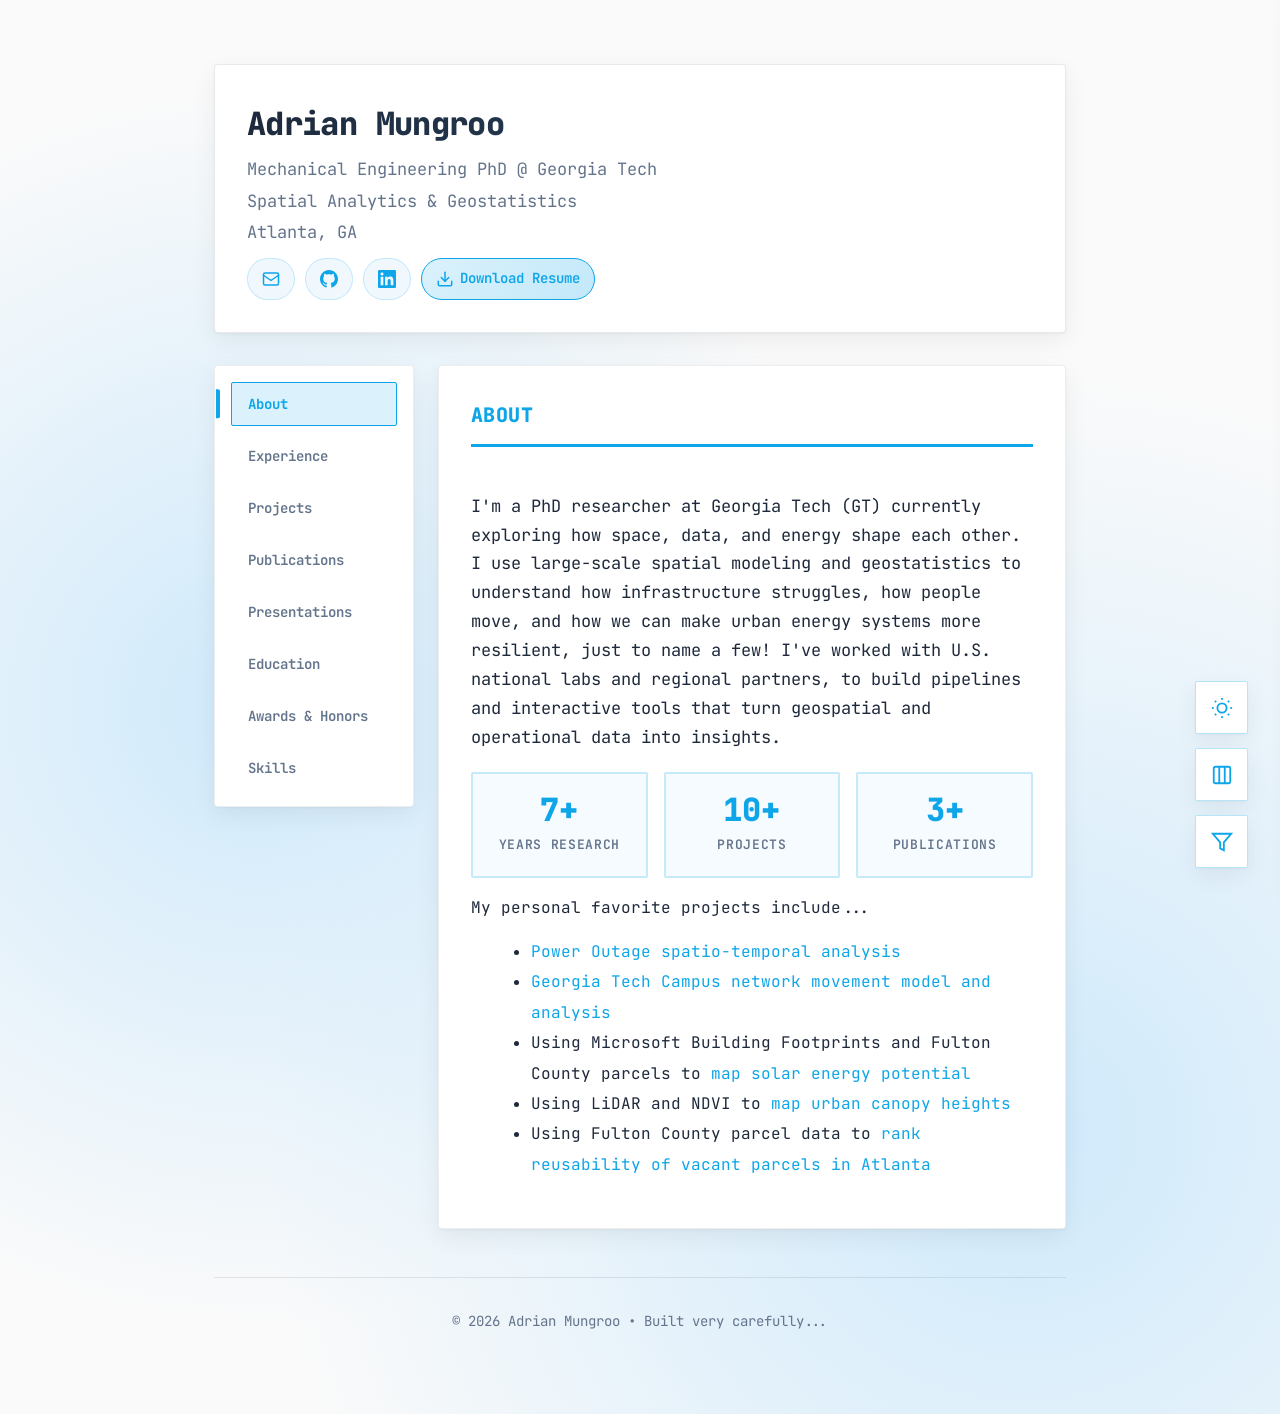
<file: index.html>
<!DOCTYPE html>
<html lang="en">
  <head>
    <meta charset="utf-8" />
    <meta name="viewport" content="width=device-width, initial-scale=1" />
    <title>Adrian Mungroo — Geostatistics & Spatial Analytics PhD Researcher | Georgia Tech</title>
    <meta
      name="description"
      content="Adrian Mungroo is a Mechanical Engineering PhD researcher at Georgia Tech specializing in geostatistics, spatial analytics, and urban energy systems. Explore his research, projects, and publications."
    />
    <meta name="robots" content="index, follow" />
    <link rel="canonical" href="https://adrianmungroo.netlify.app/" />
    <meta property="og:title" content="Adrian Mungroo — Geostatistics & Spatial Analytics PhD Researcher" />
    <meta
      property="og:description"
      content="Mechanical Engineering PhD (Georgia Tech). Spatial Analytics & Geostatistics."
    />
    <meta property="og:type" content="website" />
    <meta property="og:url" content="https://adrianmungroo.netlify.app/" />
    <meta property="og:site_name" content="Adrian Mungroo" />
    <meta name="twitter:card" content="summary" />
    <meta name="twitter:title" content="Adrian Mungroo — Geostatistics & Spatial Analytics PhD Researcher" />
    <meta
      name="twitter:description"
      content="Mechanical Engineering PhD (Georgia Tech). Spatial Analytics & Geostatistics."
    />
    <meta name="color-scheme" content="light dark" />

    <!-- Google Fonts - JetBrains Mono -->
    <link rel="preconnect" href="https://fonts.googleapis.com" />
    <link rel="preconnect" href="https://fonts.gstatic.com" crossorigin />
    <link
      href="https://fonts.googleapis.com/css2?family=JetBrains+Mono:wght@400;500;600;700;800&display=swap"
      rel="stylesheet"
    />

    <!-- External Stylesheet -->
    <link rel="stylesheet" href="css/styles.css" />

    <!-- Favicon -->
    <link rel="icon" href="favicon.ico" sizes="any" />
    <link rel="icon" href="images/favicon/favicon-16x16.png" sizes="16x16" type="image/png" />
    <link rel="icon" href="images/favicon/favicon-32x32.png" sizes="32x32" type="image/png" />
    <link rel="icon" href="images/favicon/favicon-48x48.png" sizes="48x48" type="image/png" />
    <link rel="icon" href="images/favicon/favicon-96x96.png" sizes="96x96" type="image/png" />
    <link rel="icon" href="images/favicon/favicon-192x192.png" sizes="192x192" type="image/png" />
    <link rel="apple-touch-icon" href="images/favicon/apple-touch-icon.png" />

    <!-- JSON-LD for rich snippets (tweak your links) -->
    <script type="application/ld+json">
      {
        "@context": "https://schema.org",
        "@type": "Person",
        "name": "Adrian Mungroo",
        "url": "https://adrianmungroo.netlify.app/",
        "jobTitle": "PhD Student — Mechanical Engineering",
        "affiliation": {
          "@type": "CollegeOrUniversity",
          "name": "Georgia Institute of Technology"
        },
        "alumniOf": {
          "@type": "CollegeOrUniversity",
          "name": "Georgia Institute of Technology"
        },
        "knowsAbout": [
          "Geostatistics",
          "Spatial Analysis",
          "Energy Analytics",
          "GeoPandas",
          "Python"
        ],
        "sameAs": [
          "https://github.com/adrianmungroo",
          "https://www.linkedin.com/in/adrianmungroo"
        ]
      }
    </script>
  <style>.toast.show{opacity:1!important}</style>
  </head>

  <body>
    <!-- Project Detail Modal -->
    <div id="project-modal" class="project-modal" aria-hidden="true">
      <div class="project-modal-backdrop" onclick="closeProjectModal()"></div>
      <div class="project-modal-content">
        <button class="project-modal-close" onclick="closeProjectModal()" aria-label="Close">×</button>
        <div class="project-modal-body"></div>
      </div>
    </div>

    <!-- Tag Filter Overlay -->
    <div id="tag-filter-overlay" class="tag-filter-overlay"></div>

    <!-- Tag Filter Panel -->
    <div id="tag-filter-panel" class="tag-filter-panel">
      <div class="tag-filter-header">
        <h3>Filter by Tags</h3>
        <button
          id="close-filter-btn"
          class="close-filter-btn"
          aria-label="Close filter panel"
        >
          ×
        </button>
      </div>
      <div class="tag-filter-content">
        <div class="tag-filter-search">
          <input type="text" id="tag-search" placeholder="Search tags..." />
        </div>
        <div class="filter-mode-info">
          <strong>Three Filter Buckets:</strong> Click any tag row to cycle (OFF → ANY → MUST → NONE).
          <br />
          <span class="mode-badge any-mode">ANY</span> = match at least one
          <span class="mode-badge must-mode">MUST</span> = must have all
          <span class="mode-badge none-mode">NONE</span> = exclude all
        </div>
        <div id="tag-list" class="tag-list"></div>
        <button id="save-filters-btn" class="save-filters-btn">
          Save
        </button>
        <button id="clear-filters-btn" class="clear-filters-btn">
          Clear
        </button>
      </div>
    </div>

    <!-- Control Buttons Group -->
    <div class="control-buttons">
      <!-- Theme Toggle Button -->
      <button
        id="theme-toggle-btn"
        class="theme-toggle-btn"
        aria-label="Toggle light/dark mode"
        title="Toggle light/dark mode"
      >
        <svg
          class="sun-icon"
          width="18"
          height="18"
          viewBox="0 0 24 24"
          fill="none"
          stroke="currentColor"
          stroke-width="2"
        >
          <circle cx="12" cy="12" r="5"></circle>
          <line x1="12" y1="1" x2="12" y2="3"></line>
          <line x1="12" y1="21" x2="12" y2="23"></line>
          <line x1="4.22" y1="4.22" x2="5.64" y2="5.64"></line>
          <line x1="18.36" y1="18.36" x2="19.78" y2="19.78"></line>
          <line x1="1" y1="12" x2="3" y2="12"></line>
          <line x1="21" y1="12" x2="23" y2="12"></line>
          <line x1="4.22" y1="19.78" x2="5.64" y2="18.36"></line>
          <line x1="18.36" y1="5.64" x2="19.78" y2="4.22"></line>
        </svg>
        <svg
          class="moon-icon"
          width="18"
          height="18"
          viewBox="0 0 24 24"
          fill="none"
          stroke="currentColor"
          stroke-width="2"
          style="display: none"
        >
          <path d="M21 12.79A9 9 0 1 1 11.21 3 7 7 0 0 0 21 12.79z"></path>
        </svg>
        <span>Dark</span>
      </button>

      <!-- Width Toggle Button -->
      <button
        id="width-toggle-btn"
        class="width-toggle-btn"
        aria-label="Toggle layout width"
        title="Toggle narrow/wide layout"
      >
        <svg
          width="18"
          height="18"
          viewBox="0 0 24 24"
          fill="none"
          stroke="currentColor"
          stroke-width="2"
        >
          <rect x="3" y="3" width="18" height="18" rx="2"></rect>
          <line x1="9" y1="3" x2="9" y2="21"></line>
          <line x1="15" y1="3" x2="15" y2="21"></line>
        </svg>
        <span>Wide</span>
      </button>

      <!-- Filter Toggle Button -->
      <button
        id="filter-toggle-btn"
        class="filter-toggle-btn"
        aria-label="Toggle tag filter"
      >
        <svg
          width="18"
          height="18"
          viewBox="0 0 24 24"
          fill="none"
          stroke="currentColor"
          stroke-width="2"
        >
          <polygon points="22 3 2 3 10 12.46 10 19 14 21 14 12.46 22 3"></polygon>
        </svg>
        <span>Filter</span>
      </button>
    </div>

    <div class="wrap">
      <!-- General Content: Profile information -->
      <header class="general-content">
        <div>
          <h1>Adrian Mungroo</h1>
          <div class="subtitle">
            Mechanical Engineering PhD @ Georgia Tech
          </div>
          <div class="subtitle">Spatial Analytics & Geostatistics</div>
          <div class="subtitle">Atlanta, GA</div>
          <div class="meta">
            <span class="chip" style="cursor:pointer;position:relative;color:var(--accent)" onclick="navigator.clipboard.writeText('amungroo3@gatech.edu').then(()=>{const t=this.querySelector('.toast');t.classList.add('show');setTimeout(()=>t.classList.remove('show'),1500)})"
              title="Copy email"
              ><svg
                  width="18"
                  height="18"
                  viewBox="0 0 24 24"
                  fill="none"
                  stroke="currentColor"
                  stroke-width="2"
                  stroke-linecap="round"
                  stroke-linejoin="round"
                  style="vertical-align: middle"
                >
                  <rect x="2" y="4" width="20" height="16" rx="2" />
                  <path d="m2 7 10 7 10-7" /></svg><span class="toast" style="position:absolute;bottom:120%;left:50%;transform:translateX(-50%);background:#333;color:#fff;padding:4px 10px;border-radius:6px;font-size:12px;white-space:nowrap;opacity:0;pointer-events:none;transition:opacity .25s">Copied!</span></span>
            <span class="chip"
              ><a
                href="https://github.com/adrianmungroo"
                target="_blank"
                rel="noopener noreferrer"
                title="GitHub"
                ><svg
                  width="18"
                  height="18"
                  viewBox="0 0 24 24"
                  fill="currentColor"
                  style="vertical-align: middle"
                >
                  <path
                    d="M12 0c-6.626 0-12 5.373-12 12 0 5.302 3.438 9.8 8.207 11.387.599.111.793-.261.793-.577v-2.234c-3.338.726-4.033-1.416-4.033-1.416-.546-1.387-1.333-1.756-1.333-1.756-1.089-.745.083-.729.083-.729 1.205.084 1.839 1.237 1.839 1.237 1.07 1.834 2.807 1.304 3.492.997.107-.775.418-1.305.762-1.604-2.665-.305-5.467-1.334-5.467-5.931 0-1.311.469-2.381 1.236-3.221-.124-.303-.535-1.524.117-3.176 0 0 1.008-.322 3.301 1.23.957-.266 1.983-.399 3.003-.404 1.02.005 2.047.138 3.006.404 2.291-1.552 3.297-1.23 3.297-1.23.653 1.653.242 2.874.118 3.176.77.84 1.235 1.911 1.235 3.221 0 4.609-2.807 5.624-5.479 5.921.43.372.823 1.102.823 2.222v3.293c0 .319.192.694.801.576 4.765-1.589 8.199-6.086 8.199-11.386 0-6.627-5.373-12-12-12z"
                  /></svg></a
            ></span>
            <span class="chip"
              ><a
                href="https://www.linkedin.com/in/adrianmungroo/"
                target="_blank"
                rel="noopener noreferrer"
                title="LinkedIn"
                ><svg
                  width="18"
                  height="18"
                  viewBox="0 0 24 24"
                  fill="currentColor"
                  style="vertical-align: middle"
                >
                  <path
                    d="M20.447 20.452h-3.554v-5.569c0-1.328-.027-3.037-1.852-3.037-1.853 0-2.136 1.445-2.136 2.939v5.667H9.351V9h3.414v1.561h.046c.477-.9 1.637-1.85 3.37-1.85 3.601 0 4.267 2.37 4.267 5.455v6.286zM5.337 7.433c-1.144 0-2.063-.926-2.063-2.065 0-1.138.92-2.063 2.063-2.063 1.14 0 2.064.925 2.064 2.063 0 1.139-.925 2.065-2.064 2.065zm1.782 13.019H3.555V9h3.564v11.452zM22.225 0H1.771C.792 0 0 .774 0 1.729v20.542C0 23.227.792 24 1.771 24h20.451C23.2 24 24 23.227 24 22.271V1.729C24 .774 23.2 0 22.222 0h.003z"
                  /></svg></a
            ></span>
            <a
              href="assets/Adrian_Mungroo_Resume_2026_final.pdf"
              target="_blank"
              rel="noopener noreferrer"
              class="chip download-cv-btn"
              title="Download resume as PDF"
            >
              <svg
                width="18"
                height="18"
                viewBox="0 0 24 24"
                fill="none"
                stroke="currentColor"
                stroke-width="2"
                stroke-linecap="round"
                stroke-linejoin="round"
                style="vertical-align: middle"
              >
                <path d="M21 15v4a2 2 0 0 1-2 2H5a2 2 0 0 1-2-2v-4"></path>
                <polyline points="7 10 12 15 17 10"></polyline>
                <line x1="12" y1="15" x2="12" y2="3"></line>
              </svg>
              <span style="margin-left: 6px">Download Resume</span>
            </a>
          </div>
        </div>
      </header>

      <!-- Tab Layout Container -->
      <div class="tab-container">
        <!-- Vertical Tabs -->
        <nav class="vertical-tabs">
          <button class="tab-btn active" data-tab="about">About</button>
          <button class="tab-btn" data-tab="experience">Experience</button>
          <button class="tab-btn" data-tab="projects">Projects</button>
          <button class="tab-btn" data-tab="publications">Publications</button>
          <button class="tab-btn" data-tab="presentations">Presentations</button>
          <button class="tab-btn" data-tab="education">Education</button>
          <button class="tab-btn" data-tab="awards">Awards & Honors</button>
          <button class="tab-btn" data-tab="skills">Skills</button>
        </nav>

        <!-- Tab Content Area -->
        <div class="tab-content-area">

          <!-- About Tab -->
          <section id="about" class="tab-content active">
            <h2 class="section-title">About</h2>
        <p class="intro-text">
          I'm a PhD researcher at Georgia Tech (GT) currently exploring how space, data, and energy shape each other. I use large-scale spatial modeling and geostatistics to understand how infrastructure struggles, how people move, and how we can make urban energy systems more resilient, just to name a few! I've worked with U.S. national labs and regional partners, to build pipelines and interactive tools that turn geospatial and operational data into insights.
        </p>

        <!-- Stats -->
        <div class="stats">
          <div class="stat-card">
            <div class="stat-value">7+</div>
            <div class="stat-label">Years Research</div>
          </div>
          <div class="stat-card">
            <div class="stat-value">10+</div>
            <div class="stat-label">Projects</div>
          </div>
          <div class="stat-card">
            <div class="stat-value">3+</div>
            <div class="stat-label">Publications</div>
          </div>
        </div>

        <!-- Key Focus Areas -->
        <p>
          My personal favorite projects include...
        </p>
        <ul class="focus-list">
          <li>
            <a href="#power-outage">Power Outage spatio-temporal analysis</a>
          </li>
          <li>
            <a href="#movement-model">Georgia Tech Campus network movement model and analysis</a>
          </li>
          <li>
            Using Microsoft Building Footprints and Fulton County parcels to 
            <a href="#energyshed">map solar energy potential</a>
          </li>
          <li>
            Using LiDAR and NDVI to 
            <a href="#canopy-height">map urban canopy heights</a>
          </li>
          <li>
            Using Fulton County parcel data to 
            <a href="#vacant-parcels">rank reusability of vacant parcels in Atlanta</a>
          </li>
        </ul>
          </section>

          <!-- Experience Tab -->
          <section id="experience" class="tab-content">
            <h2 class="section-title">Experience</h2>
        <div class="timeline">
          <div class="timeline-item">
            <h3>Graduate Researcher - Spatial Data Analytics</h3>
            <div class="sub">
              Aerospace Systems Design Laboratory — Energy Infrastructure and Data Engineering
            </div>
            <div class="sub">2022–Present • Atlanta, GA</div>
            <button class="toggle-btn" onclick="toggleDetails(this)">
              More info ▼
            </button>
            <div class="details" style="display: none">
              <ul>
                <li>
                  Created a
                  <a href="#movement-model">movement model</a>
                  of Georgia Tech's campus using WiFi access point log data.
                </li>
                <li>
                  Created a <a href="#campus-occupancy">campus occupancy map</a>.
                </li>
                <li>
                  Developed a <a href="#campus-kw-forecast">predictive model for campus-wide total electrical demand (kW)</a> using historical load data, wet-bulb temperature, and occupancy.
                </li>
                <li>
                  Created a
                  <a href="#canopy-height">canopy height map</a>
                  of Georgia Tech's campus using LiDAR and NDVI data.
                </li>
                <li>
                  <a href="#gt-workorders">Campus Work order mapping and visualization</a>
                  using Georgia Tech's work order data
                  (<a href="https://gt-workorders.netlify.app/" target="_blank" rel="noopener noreferrer">live app</a>).
                </li>
                <li>
                  <a
                    href="https://kendeda-eui.energywatch.gatech.edu/#/"
                    target="_blank"
                    rel="noopener noreferrer"
                    >Campus performance dashboard</a
                  >
                  using Georgia Tech's building performance and sensor health
                  data.
                </li>
                <li>
                  Provided geospatial support to develop a Python GIS-Modelica
                  translator, enabling non-technical users to interact with
                  complex Modelica simulation models through familiar GIS
                  interfaces like ArcGIS Pro.
                </li>
                <li>
                  Addressed inquiries about construction feasibility and HVAC
                  capacity using scenario simulations in Modelica.
                </li>
              </ul>
              <div class="tags">
                <span class="tag">Python</span><span class="tag">GeoPandas</span
                ><span class="tag">H3</span><span class="tag">xarray</span
                ><span class="tag">Streamlit</span
                ><span class="tag">PostGIS</span><span class="tag">NumPy</span
                ><span class="tag">Vue.js</span><span class="tag">Modelica</span
                ><span class="tag">ArcGIS Pro</span>
              </div>
            </div>
          </div>

          <div class="timeline-item">
            <h3>Graduate Summer Intern - Building Performance Modeling</h3>
            <div class="sub">National Renewable Energy Laboratory (NREL)</div>
            <div class="sub">May 2025 – August 2025 • Denver, CO (remote)</div>
            <button class="toggle-btn" onclick="toggleDetails(this)">
              More info ▼
            </button>
            <div class="details" style="display: none">
              <ul>
                <li>
                  Experimented with predictive models for Atlanta building EUI
                  using per-building surrounding spatial features
                </li>
                <li>
                  Developed and integrated custom analyses for NREL's SEED tool
                  such as
                  <ul>
                    <li>
                      Surrounding building density and heights using Microsoft
                      Building Footprint Data
                    </li>
                    <li>
                      Heating and cooling degree days at that building's
                      location using GridMET data
                    </li>
                  </ul>
                </li>
              </ul>
              <div class="tags">
                <span class="tag">Python</span><span class="tag">GeoPandas</span
                ><span class="tag">H3</span><span class="tag">xarray</span>
              </div>
            </div>
          </div>

          <div class="timeline-item" id="energyshed">
            <h3>Graduate Researcher - Urban Energy Systems</h3>
            <div class="sub">
              DoE FOA Georgia EnergyShed (DE-FOA-0002565, #2565-1535)
            </div>
            <div class="sub">2022–2025 • Atlanta, GA</div>
            <button class="toggle-btn" onclick="toggleDetails(this)">
              More info ▼
            </button>
            <div class="details" style="display: none">
              <ul>
                <li>
                  Created <a href="#cake">CAKE</a> to serve as the data
                  processing and visualization backbone for the project's
                  spatial analytics.
                </li>
                <li>
                  Created the Energyshed
                  <a
                    href="https://energyshed-dashboard.streamlit.app/"
                    target="_blank"
                    rel="noopener noreferrer"
                    >Developer</a
                  >
                  and
                  <a
                    href="https://communication-tool.streamlit.app/"
                    target="_blank"
                    rel="noopener noreferrer"
                    >Communication Tool</a
                  >
                  websites using Streamlit.
                </li>
                <li>
                  Used Fulton County parcel data and Microsoft Building
                  Footprint data to
                  <a
                    href="https://energyshed-dashboard.streamlit.app/energyshed_sunroof_project"
                    target="_blank"
                    rel="noopener noreferrer"
                    >map solar rooftop energy potential</a
                  >
                  for Fulton County.
                </li>
                <li>
                  Provided geospatial data to support the development of an
                  agent-based framework that uses over 2 million building energy
                  profiles for holistic energy system analysis.
                </li>
                <li>
                  Collaborated with NREL, PNNL, EPRI, Argonne National Labs, and
                  community organizations such as Atlanta Regional Commision and
                  Southface Institute.
                </li>
              </ul>
              <div class="tags">
                <span class="tag">GIS</span>
                <span class="tag">Python</span>
                <span class="tag">GeoPandas</span>
                <span class="tag">Pandas</span>
                <span class="tag">H3</span>
                <span class="tag">Vue.js</span>
                <span class="tag">Streamlit</span>
                <span class="tag">ArcGIS Pro</span>
              </div>
            </div>
          </div>

          <div class="timeline-item">
            <h3>Undergraduate Researcher</h3>
            <div class="sub">
              Aerospace Systems Design Laboratory — Hyperloop GT HERMES
            </div>
            <div class="sub">2018–2020 • Atlanta, GA</div>
            <button class="toggle-btn" onclick="toggleDetails(this)">
              More info ▼
            </button>
            <div class="details" style="display: none">
              <ul>
                <li>
                  Published reliability-based design optimizations on the
                  hyperloop tube to determine a cost-optimal tube design.
                </li>
                <li>Sponsored by South Korean steel industry giant, POSCO.</li>
                <li>
                  Used Java to augment a multimodal transport demand
                  architecture which found optimal fares and market share.
                </li>
                <li>
                  Utilized DoE and surrogate models to create a parametric
                  modeling and simulation environment to predict demand and
                  profitability of a Stockholm-Helsinki Hyperloop.
                </li>
              </ul>
              <div class="tags">
                <span class="tag">Java</span>
                <span class="tag">Python</span>
                <span class="tag">MATLAB</span>
                <span class="tag">Design of Experiments</span>
                <span class="tag">Surrogate Models</span>
              </div>
            </div>
          </div>
          <div class="timeline-item">
            <h3>Undergraduate Researcher</h3>
            <div class="sub">
              Vertically Integrated Projects — Martian Advanced Renewable Systems (M.A.R.S)
            </div>
            <div class="sub">2017–2018 • Atlanta, GA</div>
            <button class="toggle-btn" onclick="toggleDetails(this)">
              More info ▼
            </button>
            <div class="details" style="display: none">
              <ul>
                <li>
                  Won 2nd place and a $1000 prize in the Spring 2018 VIP
                  Research Competition for our project.
                </li>
                <li>
                  Used Monte-Carlo simulations in FLUKA and MATLAB to
                  investigate the radiation shielding properties of a Martian
                  in-situ construction material called Ferrock.
                </li>
                <li>
                  Found that Ferrock is a promising material for radiation
                  shielding in space applications when enriched with
                  polypropylene.
                </li>
              </ul>
              <div class="tags">
                <span class="tag">FLUKA</span>
                <span class="tag">MATLAB</span>
                <span class="tag">Monte-Carlo Simulations</span>
              </div>
            </div>
          </div>
          <div class="timeline-item">
            <h3>Undergraduate Researcher</h3>
            <div class="sub">Create-X I2P - Team Gyrolauncher</div>
            <div class="sub">Jan 2017 – May 2017 • Atlanta, GA</div>
            <button class="toggle-btn" onclick="toggleDetails(this)">
              More info ▼
            </button>
            <div class="details" style="display: none">
              <ul>
                <li>
                  Used MATLAB to develop a surface-to-orbit trajectory simulator
                  for a spherical payload.
                </li>
                <li>
                  Used the Arduino to create a hall sensor tachometer to ensure
                  desired launch angles on a scaled-down prototype.
                </li>
              </ul>
              <div class="tags">
                <span class="tag">MATLAB</span>
                <span class="tag">Arduino</span>
              </div>
            </div>
          </div>
            </div>
          </section>

          <!-- Projects Tab -->
          <section id="projects" class="tab-content">
            <h2 class="section-title">Research & Projects</h2>
            <div class="project-tiles">
              <article class="project-tile" id="power-outage">
                <div class="project-tile-img">
                  <img src="https://picsum.photos/seed/power-outage/400/250" alt="Power Outage Spatio-Temporal Analysis" loading="lazy" />
                </div>
                <div class="project-tile-body">
                  <h3>Power Outage Spatio-Temporal Analysis</h3>
                  <p class="project-tile-desc">Independent geospatial and time-series analysis of outage behavior across Atlanta</p>
                  <div class="project-tile-meta">Nov 2024 - Present • Atlanta, GA</div>
                  <button class="toggle-btn" onclick="openProjectModal(this)">More info ▼</button>
                  <div class="details" style="display: none">
                    <ul>
                      <li>Collected outage data from 2024 onward from public sources and calculated duration for each event.</li>
                      <li>Used <a href="#cake">CAKE</a> to bin outages into neighborhood-scale hexagons.</li>
                      <li>Integrated socioeconomic vulnerability, weather, and building datasets for comprehensive analysis.</li>
                      <li>Performed statistical and time-series analyses to test how outage behavior varies with external factors over space and time.</li>
                    </ul>
                    <div class="tags">
                      <span class="tag">GIS</span>
                      <span class="tag">Python</span>
                      <span class="tag">GeoPandas</span>
                      <span class="tag">Pandas</span>
                      <span class="tag">H3</span>
                      <span class="tag">xarray</span>
                      <span class="tag">ArcGIS Pro</span>
                    </div>
                  </div>
                </div>
              </article>
              <article class="project-tile" id="data-center-suitability">
                <div class="project-tile-img">
                  <img src="https://picsum.photos/seed/data-center/400/250" alt="Data Center Site Suitability Ranking" loading="lazy" />
                </div>
                <div class="project-tile-body">
                  <h3>Ranking Site Suitability for Data Centers in Fulton County, Atlanta</h3>
                  <p class="project-tile-desc">Parcel-scale multi-criteria siting analysis for data center development</p>
                  <div class="project-tile-meta">Jan 2025 - Feb 2025 • Atlanta, GA</div>
                  <button class="toggle-btn" onclick="openProjectModal(this)">More info ▼</button>
                  <div class="details" style="display: none">
                    <ul>
                      <li>Combined parcel, building footprint, grid, socioeconomic, climate, and earthquake datasets to rank site suitability across Fulton County.</li>
                    </ul>
                    <div class="tags">
                      <span class="tag">GIS</span>
                      <span class="tag">Python</span>
                      <span class="tag">GeoPandas</span>
                      <span class="tag">Pandas</span>
                      <span class="tag">H3</span>
                      <span class="tag">xarray</span>
                    </div>
                  </div>
                </div>
              </article>
              <article class="project-tile" id="georgia-dsm">
                <div class="project-tile-img">
                  <img src="https://picsum.photos/seed/georgia-dsm/400/250" alt="Georgia DSM Generation" loading="lazy" />
                </div>
                <div class="project-tile-body">
                  <h3>Georgia Digital Surface Model (DSM) Generation</h3>
                  <p class="project-tile-desc">Statewide DSM generation from LiDAR and elevation rasters</p>
                  <div class="project-tile-meta">Jan 2025 - Aug 2025 • Atlanta, GA</div>
                  <button class="toggle-btn" onclick="openProjectModal(this)">More info ▼</button>
                  <div class="details" style="display: none">
                    <ul>
                      <li>Collected statewide LiDAR and DEM data and integrated them into <a href="#cake">CAKE</a>.</li>
                      <li>Performed raster operations to generate a Georgia-wide Digital Surface Model.</li>
                    </ul>
                    <div class="tags">
                      <span class="tag">GIS</span>
                      <span class="tag">Python</span>
                      <span class="tag">GeoPandas</span>
                      <span class="tag">Pandas</span>
                      <span class="tag">H3</span>
                      <span class="tag">xarray</span>
                      <span class="tag">ArcGIS Pro</span>
                    </div>
                  </div>
                </div>
              </article>
              <article class="project-tile" id="vacant-parcels">
                <div class="project-tile-img">
                  <img src="https://picsum.photos/seed/vacant-parcels/400/250" alt="Vacant Parcel Reusability Ranking" loading="lazy" />
                </div>
                <div class="project-tile-body">
                  <h3>Ranking Reusability of Vacant Parcels in Fulton County, Atlanta</h3>
                  <p class="project-tile-desc">Spatial ranking of parcel reuse potential across residential, commercial, and industrial scenarios</p>
                  <div class="project-tile-meta">Jun 2024 - Aug 2024 • Atlanta, GA</div>
                  <button class="toggle-btn" onclick="openProjectModal(this)">More info ▼</button>
                  <div class="details" style="display: none">
                    <ul>
                      <li>Used parcel, building footprint, and transportation datasets to rank vacant-parcel reusability for three urban development scenarios.</li>
                    </ul>
                    <div class="tags">
                      <span class="tag">GIS</span>
                      <span class="tag">Python</span>
                      <span class="tag">GeoPandas</span>
                      <span class="tag">Pandas</span>
                      <span class="tag">ArcGIS Pro</span>
                      <span class="tag">H3</span>
                    </div>
                  </div>
                </div>
              </article>
              <article class="project-tile" id="campus-kw-forecast">
                <div class="project-tile-img">
                  <img src="https://picsum.photos/seed/electricity/400/250" alt="Campus Electrical Demand Forecasting" loading="lazy" />
                </div>
                <div class="project-tile-body">
                  <h3>Campus Electrical Demand Forecasting (kW)</h3>
                  <p class="project-tile-desc">Predicting campus-wide total kW demand using historical load, wet-bulb temperature, and occupancy</p>
                  <div class="project-tile-meta">Spring 2026 – Present • Atlanta, GA</div>
                  <button class="toggle-btn" onclick="openProjectModal(this)">More info ▼</button>
                  <div class="details" style="display: none">
                    <ul>
                      <li>Developing a forecasting pipeline to predict total campus electrical demand (kW) from historical utility data.</li>
                      <li>Uses weather features (wet-bulb temperature) and occupancy-derived signals as model inputs.</li>
                      <li>The goal is to improve campus energy planning via short-term demand estimates.</li>
                    </ul>
                    <div class="tags">
                      <span class="tag">Python</span>
                      <span class="tag">Time Series</span>
                      <span class="tag">Forecasting</span>
                      <span class="tag">Energy Analytics</span>
                      <span class="tag">Weather</span>
                    </div>
                  </div>
                </div>
              </article>
              <article class="project-tile" id="gt-workorders">
                <div class="project-tile-img">
                  <img src="https://picsum.photos/seed/gt-workorders/400/250" alt="GT Work Orders Dashboard" loading="lazy" />
                </div>
                <div class="project-tile-body">
                  <h3><a href="https://gt-workorders.netlify.app/" target="_blank" rel="noopener noreferrer">GT Work Orders Dashboard</a></h3>
                  <p class="project-tile-desc">Campus Work order mapping and visualization using Georgia Tech's work order data.</p>
                  <div class="project-tile-meta">2022–Present • Atlanta, GA</div>
                  <button class="toggle-btn" onclick="openProjectModal(this)">More info ▼</button>
                  <div class="details" style="display: none">
                    <ul>
                      <li>This tool spatio-temporally visualizes works orders for the entire Georgia Tech campus.</li>
                      <li>This helps facilities help analyze specific building quirks and narrow down where recurring issues may be happening in terms of geography and time.</li>
                    </ul>
                    <div class="tags">
                      <span class="tag">GIS</span>
                      <span class="tag">Python</span>
                      <span class="tag">Netlify</span>
                      <span class="tag">Facilities</span>
                      <span class="tag">Data Visualization</span>
                    </div>
                  </div>
                </div>
              </article>
              <article class="project-tile" id="aims-voice-dictate">
                <div class="project-tile-img">
                  <img src="images/aims-voice-work-orders.png" alt="Voice-to-AIMs work order pipeline" loading="lazy" />
                </div>
                <div class="project-tile-body">
                  <h3><a href="https://gt-aims-dictate.up.railway.app/" target="_blank" rel="noopener noreferrer">AIMs Voice Work Order Dictation</a></h3>
                  <p class="project-tile-desc">Voice memos to structured work-order records via speech-to-text, LLM extraction, and human-in-the-loop verification for AIMs</p>
                  <div class="project-tile-meta">2026 • Atlanta, GA</div>
                  <button class="toggle-btn" onclick="openProjectModal(this)">More info ▼</button>
                  <div class="details" style="display: none">
                    <ul>
                      <li>This is a password-protected website for Georgia Tech's Facilities Department. Internal use only.</li>
                      <li>Replaces post-job manual typing with on-site voice capture so field staff spend less time on forms.</li>
                      <li>Forms are now correct and standardized to perform analytics on.</li>
                      <li>Audio is processed by Deepgram's speech-to-text API and passed to Gemini to extract structured JSON.</li>
                      <li>Human review gates the extracted fields before verified records flow into AIMs.</li>
                      
                    </ul>
                    <div class="tags">
                      <span class="tag">LLM</span>
                      <span class="tag">Python</span>
                      <span class="tag">Railway</span>
                      <span class="tag">APIs</span>
                      <span class="tag">Speech-to-Text</span>
                      <span class="tag">Facilities</span>
                    </div>
                  </div>
                </div>
              </article>
              <article class="project-tile" id="campus-occupancy">
                <div class="project-tile-img">
                  <img src="https://picsum.photos/seed/city/400/250" alt="Campus Occupancy Map" loading="lazy" />
                </div>
                <div class="project-tile-body">
                  <h3><a href="https://campus-wifi-vue-app.netlify.app/" target="_blank" rel="noopener noreferrer">Campus Occupancy Map</a></h3>
                  <p class="project-tile-desc">Spatio-temporal building occupancy using GT WiFi data</p>
                  <div class="project-tile-meta">Aug 2025 - Dec 2025 • Atlanta, GA</div>
                  <button class="toggle-btn" onclick="openProjectModal(this)">More info ▼</button>
                  <div class="details" style="display: none">
                    <ul>
                      <li>Sourced, cleaned and categorized Georgia Tech building GIS data in ArcGIS Pro.</li>
                      <li>Associated WiFi access point log data with building GIS data.</li>
                      <li>Deployed a Vue.js web application to visualize the campus occupancy map.</li>
                      <li>In process of connecting the occupancy mapping to real time WiFi access point log data.</li>
                    </ul>
                    <div class="tags">
                      <span class="tag">GIS</span>
                      <span class="tag">Python</span>
                      <span class="tag">GeoPandas</span>
                      <span class="tag">Vue.js</span>
                      <span class="tag">Netlify</span>
                      <span class="tag">ArcGIS Pro</span>
                    </div>
                  </div>
                </div>
              </article>
              <article class="project-tile" id="movement-model">
                <div class="project-tile-img">
                  <img src="https://picsum.photos/seed/movement-model/400/250" alt="Campus-scale Movement Model" loading="lazy" />
                </div>
                <div class="project-tile-body">
                  <h3><a href="https://georgia-tech-campus-flow.netlify.app/" target="_blank" rel="noopener noreferrer">Campus-scale Movement Model</a></h3>
                  <p class="project-tile-desc">Using GT WiFi data to power a campus-scale student walkway congestion model</p>
                  <div class="project-tile-meta">Aug 2025 - Dec 2025 • Atlanta, GA</div>
                  <button class="toggle-btn" onclick="openProjectModal(this)">More info ▼</button>
                  <div class="details" style="display: none">
                    <ul>
                      <li>Manually created a node and edge network model for campus in ArcGIS Pro, detailing every possible path of movement on campus.</li>
                      <li>Created data structure to store movement events from the raw WiFi access point log data.</li>
                      <li>Created congestion time series for all sidewalks and walkways in the campus using the movement events.</li>
                    </ul>
                    <div class="tags">
                      <span class="tag">Python</span>
                      <span class="tag">GeoPandas</span>
                      <span class="tag">H3</span>
                      <span class="tag">xarray</span>
                      <span class="tag">Streamlit</span>
                      <span class="tag">ArcGIS Pro</span>
                      <span class="tag">Dijkstra's Algo</span>
                    </div>
                  </div>
                </div>
              </article>
              <article class="project-tile" id="canopy-height">
                <div class="project-tile-img">
                  <img src="https://picsum.photos/seed/canopy-height/400/250" alt="Georgia Tech Tree Canopy Height Model" loading="lazy" />
                </div>
                <div class="project-tile-body">
                  <h3>Georgia Tech Tree Canopy Height Model</h3>
                  <p class="project-tile-desc">Canopy height map for Georgia Tech campus using DSM and NDVI data</p>
                  <div class="project-tile-meta">Jun 2025 - Aug 2025 • Atlanta, GA</div>
                  <button class="toggle-btn" onclick="openProjectModal(this)">More info ▼</button>
                  <div class="details" style="display: none">
                    <ul>
                      <li>Used Georgia Tech's DSM data along with NDVI (Normalized Difference Vegetation Index) data to create a canopy height map for Georgia Tech's campus.</li>
                    </ul>
                    <div class="tags">
                      <span class="tag">Python</span>
                      <span class="tag">Pandas</span>
                      <span class="tag">H3</span>
                      <span class="tag">xarray</span>
                    </div>
                  </div>
                </div>
              </article>
              <article class="project-tile" id="cake">
                <div class="project-tile-img">
                  <img src="https://picsum.photos/seed/cake-geospatial/400/250" alt="CAKE" loading="lazy" />
                </div>
                <div class="project-tile-body">
                  <h3>CAKE — Consolidated Area Knowledge Extractor</h3>
                  <p class="project-tile-desc">Open-source geospatial toolkit for homogenizing, interpolating, and visualizing spatial data</p>
                  <div class="project-tile-meta">2024-2025 • Atlanta, GA</div>
                  <button class="toggle-btn" onclick="openProjectModal(this)">More info ▼</button>
                  <div class="details" style="display: none">
                    <ul>
                      <li>Developed in-house at Georgia Tech, by Adrian Mungroo and preceding researchers.</li>
                      <li>Deployment of CAKE to be leveraged in SEEA, City of Atlanta, and NREL's Equitable Building Performance Standards FOA Award project.</li>
                      <li>CAKE has already diagnosed spatial distribution issues within ANL's POLARIS Atlanta model.</li>
                      <li>CAKE is the backbone of all spatial analyses at Georgia Tech's Smart Campus team.</li>
                    </ul>
                    <div class="tags">
                      <span class="tag">Python</span>
                      <span class="tag">H3</span>
                      <span class="tag">Geopandas</span>
                      <span class="tag">NumPy</span>
                      <span class="tag">Pandas</span>
                      <span class="tag">xarray</span>
                      <span class="tag">Matplotlib</span>
                      <span class="tag">Scikit-learn</span>
                      <span class="tag">PostGIS</span>
                      <span class="tag">Git</span>
                      <span class="tag">ArcGIS Pro</span>
                    </div>
                  </div>
                </div>
              </article>
              <article class="project-tile">
                <div class="project-tile-img">
                  <img src="https://picsum.photos/seed/megabat/400/250" alt="Megabat Aircraft Design" loading="lazy" />
                </div>
                <div class="project-tile-body">
                  <h3>Designing a Special Operations Military Aircraft - Megabat</h3>
                  <p class="project-tile-desc">Final Year Design Project for Georgia Tech's Aerospace Engineering Bachelor's Degree</p>
                  <div class="project-tile-meta">2019–2020 • Atlanta, GA</div>
                  <button class="toggle-btn" onclick="openProjectModal(this)">More info ▼</button>
                  <div class="details" style="display: none">
                    <ul>
                      <li>Performed convergent iterative weight sizing to determine subsystem weights.</li>
                      <li>Determined the propulsion requirements of the craft using constraint sizing methods.</li>
                      <li>Converged to a feasible design by iterating interconnected aircraft subsystems.</li>
                      <li>Approximated the procurement and operational cost and compared its financial performance to similar aircraft.</li>
                    </ul>
                    <div class="tags">
                      <span class="tag">MATLAB</span>
                      <span class="tag">Excel</span>
                      <span class="tag">Aerodynamics</span>
                      <span class="tag">Propulsion</span>
                      <span class="tag">Structural Analysis</span>
                      <span class="tag">Constraint Sizing</span>
                    </div>
                  </div>
                </div>
              </article>
            </div>
          </section>

          <!-- Publications Tab -->
          <section id="publications" class="tab-content">
            <h2 class="section-title">Publications</h2>

        <div class="item" id="district-energy">
          <h3>
            Transitioning District Energy Systems: Integrating Sustainable
            Solutions for Efficient Heating
          </h3>
          <div class="sub">Aziz, I., Lewe, J., Qixun, L., Radio, M., Mungroo, A., Solano, D., Kim, H.</div>
          <div class="sub">2026 ASHRAE Winter Conference</div>
          <div class="sub">January, 2026</div>
          <button class="toggle-btn" onclick="toggleDetails(this)">
            More info ▼
          </button>
          <div class="details" style="display: none">
            <ul>
              <li>
                Modeled district energy decarbonization pathways using
                physics-based Modelica simulations to evaluate heat recovery
                chillers and heat pumps as electrified alternatives to Georgia
                Tech's natural gas boiler system
              </li>
              <li>
                Evaluated three heat recovery scenarios (condenser-side HRCs,
                chilled-water return HRCs, and air-source heat pumps) analyzing
                infrastructure requirements, seasonal performance, and
                integration with thermal energy storage under real-time
                electricity pricing
              </li>
              <li>
                Identified optimal decarbonization strategy recommending
                chilled-water return heat recovery chillers paired with thermal
                storage as the most effective pathway, achieving 40-80% fossil
                fuel reduction while maintaining system reliability and economic
                viability
              </li>
            </ul>
          </div>
        </div>

        <div class="item">
          <h3>
            Leveraging Convexity on Performance Envelope to Detect and Reduce
            Energy Faults in HVAC Systems
          </h3>
          <div class="sub">Lewe, J., Aziz, I., Mungroo, A., Solano, D.</div>
          <div class="sub">2025 ASHRAE Annual Conference</div>
          <div class="sub">August, 2025</div>
          <button class="toggle-btn" onclick="toggleDetails(this)">
            More info ▼
          </button>
          <div class="details" style="display: none">
            <ul>
              <li>
                Developed system-level fault detection framework using Q-W
                performance curve concavity analysis to identify energy faults
                in district chilled water systems without extensive
                instrumentation
              </li>
              <li>
                Established pseudo-performance boundaries from operational data
                using convexity points and validated with Modelica simulations
                of a 7-chiller campus cooling plant
              </li>
              <li>
                Quantified energy savings potential across operating conditions
                and identified specific faults (e.g., secondary pump
                inefficiencies) causing deviations from optimal thermodynamic
                performance
              </li>
            </ul>
          </div>
        </div>

        <div class="item">
          <h3>
            From Data Lake to Digital Twin A Data Management Framework for BEM
            and BAS Interoperable Buildings
          </h3>
          <div class="sub">Kim, H. W., Mungroo, A., Lewe, J.</div>
          <div class="sub">ASHRAE (2024)</div>
          <div class="sub">January, 2024</div>
          <button class="toggle-btn" onclick="toggleDetails(this)">
            More info ▼
          </button>
          <div class="details" style="display: none">
            <ul>
              <li>
                Developed hybrid data validation framework combining
                physics-based models and statistical methods for BEM/BAS
                interoperability
              </li>
              <li>
                Designed sensor grouping system that consolidated 60+ readings
                into automated anomaly detection and data reconstruction
              </li>
              <li>
                Demonstrated framework effectiveness through sensor drift
                detection and equipment performance monitoring case studies
              </li>
            </ul>
          </div>
        </div>

        <div class="item">
          <h3>
            Fatigue-sensitive Feature Extraction, Failure Prediction and
            Reliability-based Design Optimization of the Hyperloop Tube
          </h3>
          <div class="sub">Mungroo, A., Lewe, J.</div>
          <div class="sub">
            Journal of Infrastructure Intelligence and Resilience
          </div>
          <div class="sub">October, 2023</div>
          <button class="toggle-btn" onclick="toggleDetails(this)">
            More info ▼
          </button>
          <div class="details" style="display: none">
            <ul>
              <li>
                Developed fatigue failure framework for Hyperloop tubes
                integrating thermal, pod-induced, and atmospheric stresses using
                rainflow counting and Palmgren-Miner cumulative damage analysis
              </li>
              <li>
                Identified support spacing, material ultimate tensile strength,
                and tube radius as critical design variables through sensitivity
                analysis; found underground systems 12x more resilient than
                above-ground
              </li>
              <li>
                Performed reliability-based design optimization under demand
                uncertainty, determining optimal support spacing (186.6 m) and
                tube radius (152.2 cm) while maintaining less than 5% failure
                probability over five years
              </li>
            </ul>
          </div>
            </div>

            <div class="publications-separator"></div>
            <h2 class="section-title">Future Publications</h2>

            <div class="item" id="energy-equity">
          <h3>
            Using Social Vulnerability Index and Power Outage Data to
            demonstrate the MAUP effect on energy equity
          </h3>
          <div class="sub">Mungroo, A., et al.</div>
          <div class="sub">
            Target: Energy Policy / Applied Energy (In Preparation)
          </div>
          <div class="sub">Expected Submission: Q4 2026</div>
          <button class="toggle-btn" onclick="toggleDetails(this)">
            More info ▼
          </button>
          <div class="details" style="display: none">
            <ul>
              <li>
                Shows how MAUP adjusts policy conclusions based on the spatial
                scale of the analysis.
              </li>
            </ul>
          </div>
        </div>

        <div class="item">
          <h3>
            Hexagon-Scale Energy Equity Modeling Using Integrated Socioeconomic,
            Weather, and Outage Data
          </h3>
          <div class="sub">Mungroo, A., et al.</div>
          <div class="sub">
            Target: Energy Policy / Applied Energy (In Preparation)
          </div>
          <div class="sub">Expected Submission: Q3 2026</div>
          <button class="toggle-btn" onclick="toggleDetails(this)">
            More info ▼
          </button>
          <div class="details" style="display: none">
            <ul>
              <li>
                Develops and validates a hexagon-based geospatial framework that
                links building-level energy demand, socioeconomic vulnerability,
                and outage episode histories into a single equity-focused
                mapping system.
              </li>
              <li>
                Demonstrates how multi-source datasets—ACS, Microsoft Building
                Footprints, GridMET, NLCD land cover, and outage telemetry—can
                be fused to produce neighborhood-level fairness metrics, risk
                surfaces, and policy-relevant indicators for urban energy
                planning.
              </li>
            </ul>
          </div>
        </div>

        <div class="item">
          <h3>
            Modeling Urban Growth, Energy Inequality, and Infrastructure Stress
            Through a Unified Hex-Based Simulation Framework
          </h3>
          <div class="sub">Mungroo, A., et al.</div>
          <div class="sub">
            Target: Landscape and Urban Planning (In Preparation)
          </div>
          <div class="sub">Expected Submission: Q4 2026</div>
          <button class="toggle-btn" onclick="toggleDetails(this)">
            More info ▼
          </button>
          <div class="details" style="display: none">
            <ul>
              <li>
                Presents an integrated modeling framework that fuses historical
                land-cover change (NLCD), socioeconomic evolution (ACS), and
                projected urban growth to simulate how metropolitan regions
                expand—and who bears the resulting energy burden.
              </li>
            </ul>
          </div>
            </div>
          </section>

          <!-- Presentations Tab -->
          <section id="presentations" class="tab-content">
            <h2 class="section-title">Presentations & Talks</h2>

        <div class="item">
          <h3>The Modern Arms Race: Energy and AI</h3>
          <div class="sub">Guest Lecture at KENTECH</div>
          <div class="sub">November 2025 • Naju, South Korea</div>
          <button class="toggle-btn" onclick="toggleDetails(this)">
            More info ▼
          </button>
          <div class="details" style="display: none">
            <ul>
              <li>
                Presented introductory and broad overviews of concepts and
                trends related to energy & AI to a group of college students
                from KENTECH.
              </li>
            </ul>
            <div class="tags">
              <span class="tag">AI</span>
            </div>
          </div>
        </div>

        <div class="item">
          <h3>
            From Deployment to Utility: Harnessing Your Digital Twin
          </h3>
          <div class="sub">2024 ASHRAE CIDCO</div>
          <div class="sub">June 2024 • Indianapolis, IN</div>
          <button class="toggle-btn" onclick="toggleDetails(this)">
            More info ▼
          </button>
          <div class="details" style="display: none">
            <ul>
              <li>
                The presentation focuses on how a real-time digital twin can enhance building control methodologies through the integration of the Building Energy Model (BEM) and the Building Automation System (BAS).  In this case study, particular emphasis was placed on the establishment of an ontologically and semantically complete data repository, referred to as a "data lake", combined with a data validation framework.  While traditional building control is set around maintaining setpoints or schedules, BEM-BAS based control can opt for a more holistic approach by incorporating equipment models and data-driven methods, enabling proactive monitoring of both data integrity and key building performance metrics.
              </li>
            </ul>
            <div class="tags">
              <span class="tag">ASHRAE</span>
              <span class="tag">Digital Twin</span>
              <span class="tag">BEM</span>
              <span class="tag">BAS</span>
              <span class="tag">Data Lake</span>  
            </div>
          </div>
        </div>

        <div class="item">
          <h3>
            A Digital Twin Approach for District Energy Systems
          </h3>
          <div class="sub">2024 ASHRAE CIDCO</div>
          <div class="sub">June 2024 • Indianapolis, IN</div>
          <button class="toggle-btn" onclick="toggleDetails(this)">
            More info ▼
          </button>
          <div class="details" style="display: none">
            <ul>
              <li>
                This presentation features a case study on the development, implementation, and utility of a digital twin for the district energy system at Georgia Institute of Technology.  The team used Geographic Information System (GIS) to map the infrastructure of the chilled water system and then imported that into a physics-based model. Using python scripts and interval data from the BAS, each building's data including additional parameters such as return temperature and cooling power requirements are incorporated. Currently, the model solves over 75,000 ordinary differential equations to calculate critical parameters such as chilled water temperatures, mass flow requirements, and hydro pressure requirements. The digital twin serves as an accurate representation of Georgia Tech's district energy system, offering insights into system performance, optimizing energy usage, and enhancing overall sustainability.
              </li>
            </ul>
            <div class="tags">
              <span class="tag">ASHRAE</span>
              <span class="tag">Digital Twin</span>
              <span class="tag">GIS</span>
              <span class="tag">Modelica</span>
              <span class="tag">Python</span>
              <span class="tag">BEM</span>
            </div>
          </div>
        </div>

            <!-- Add more entries here following the same format -->
          </section>

          <!-- Education Tab -->
          <section id="education" class="tab-content">
            <h2 class="section-title">Education</h2>
        <div class="item">
          <h3>PhD Candidate in Mechanical Engineering</h3>
          <div class="sub">Georgia Institute of Technology</div>
          <div class="sub">2025–Present</div>
          <p class="description">Advisor: Dr. Bert Bras</p>
        </div>
        <div class="item">
          <h3>M.S., Mechanical Engineering</h3>
          <div class="sub">Georgia Institute of Technology</div>
          <div class="sub">2022–2025</div>
        </div>
        <div class="item">
          <h3>B.S., Aerospace Engineering</h3>
          <div class="sub">Georgia Institute of Technology</div>
          <div class="sub">2016–2020</div>
            </div>
          </section>

          <!-- Awards & Honors Tab -->
          <section id="awards" class="tab-content">
            <h2 class="section-title">Awards & Honors</h2>
            
            <div class="item">
              <h3>1st Place ASHRAE Region IV Student Summit</h3>
              <div class="sub">Winning gold for our work on building portfolio LLM integration</div>
              <div class="sub">Nov 2025</div>
              <button class="toggle-btn" onclick="toggleDetails(this)">
                More info ▼
              </button>
              <div class="details" style="display: none">
                <p class="description">
                  <ul>
                    <li>
                      Won $5000 for our work on building portfolio LLM integration to a panel of industry HVACR experts.
                    </li>
                    <li>
                      My work uses <a href="#cake">CAKE</a> to contribute external geospatial data to the LLM-powered building portfolio analysis tool, integrating diverse data sources (NLCD, Census, Microsoft Building Footprint, Zoning, Tree Canopy, etc.) to provide contextual building insights.
                    </li>
                    <li>
                      My work was part of a larger effort to develop a LLM-integrated platform for building portfolio managers to analyze thousands of buildings using natural language queries. It includes an automated tagging and compliance detection system that achieves 70%+ accuracy on synthetic datasets, enabling identification of retrofit opportunities, policy compliance gaps, and funding eligibility.
                    </li>
                  </ul>
                </p>
                <div class="tags">
                  <span class="tag">Python</span>
                  <span class="tag">GeoPandas</span>
                  <span class="tag">AI</span>
                  <span class="tag">LLM</span>
                  <span class="tag">Building Portfolio</span>
                  <span class="tag">ASHRAE</span>
                </div>
              </div>
            </div>

            <div class="item">
              <h3>Founding Member - Georgia Tech ASHRAE Student Charter</h3>
              <div class="sub">American Society of Heating, Refrigerating and Air-Conditioning Engineers</div>
              <div class="sub">Spring 2026</div>
              <button class="toggle-btn" onclick="toggleDetails(this)">
                More info ▼
              </button>
              <div class="details" style="display: none">
                <p class="description">
                  Invited to serve as a founding member of Georgia Tech's newly established 
                  ASHRAE student chapter. This honor recognizes students who demonstrate commitment to advancing HVAC&R education, research, and professional development on campus.
                </p>
                <div class="tags">
                  <span class="tag">ASHRAE</span>
                </div>
              </div>
            </div>
          </section>

          <!-- Skills Tab -->
          <section id="skills" class="tab-content">
            <h2 class="section-title">Skills</h2>

        <div class="skill-grid">
          <div class="skill-category">
            <h3>Geospatial & GIS</h3>
            <div class="skill-list">
              <span class="tag">GeoPandas</span>
              <span class="tag">H3</span>
              <span class="tag">PostGIS</span>
              <span class="tag">ArcGIS Pro</span>
              <span class="tag">QGIS</span>
              <span class="tag">Many more Python libraries...</span>
            </div>
          </div>

          <div class="skill-category">
            <h3>Data Science & Analysis</h3>
            <div class="skill-list">
              <span class="tag">Python</span>
              <span class="tag">NumPy</span>
              <span class="tag">Pandas</span>
              <span class="tag">xarray</span>
              <span class="tag">Scikit-learn</span>
              <span class="tag">Matplotlib</span>
              <span class="tag">Many more Python libraries...</span>
            </div>
          </div>

          <div class="skill-category">
            <h3>Web Development & Visualization</h3>
            <div class="skill-list">
              <span class="tag">Streamlit</span>
              <span class="tag">Vue.js</span>
              <span class="tag">Git</span>
            </div>
          </div>

          <div class="skill-category">
            <h3>Energy Systems & Simulation</h3>
            <div class="skill-list">
              <span class="tag">Modelica</span>
              <span class="tag">Building Energy Modeling</span>
              <span class="tag">HVAC Systems</span>
            </div>
          </div>

          <div class="skill-category">
            <h3>Engineering & Modeling</h3>
            <div class="skill-list">
              <span class="tag">MATLAB</span>
              <span class="tag">Java</span>
              <span class="tag">Excel</span>
              <span class="tag">Design of Experiments</span>
              <span class="tag">Surrogate Models</span>
            </div>
          </div>

          <div class="skill-category">
            <h3>Domain Expertise</h3>
            <div class="skill-list">
              <span class="tag">Geostatistics</span>
              <span class="tag">Spatial Analytics</span>
              <span class="tag">Energy Equity Analysis</span>
              <span class="tag">Building Performance</span>
              <span class="tag">Urban Energy Systems</span>
            </div>
          </div>
            </div>
          </section>
        </div>
      </div>

      <!-- Footer: Copyright and attribution -->
      <footer>
        © <span id="y"></span> Adrian Mungroo • Built very carefully...
      </footer>
    </div>

    <!-- External JavaScript -->
    <script src="js/main.js"></script>
  </body>
</html>
</file>
<file: css/styles.css>
/* ==========================================================================
   CV Website Stylesheet
   Architecture: Modular CSS with design tokens, base styles, and components
   ========================================================================== */

/* ---------- Design Tokens ---------- */
:root {
  --bg: #fafafa;
  --fg: #1e293b;
  --muted: #64748b;
  --card: #ffffff;
  --accent: #0ea5e9;
  --accent-hover: #0284c7;
  --ring: color-mix(in oklab, var(--accent), white 75%);
  --maxw: 900px;
  --maxw-wide: 1400px;
  --radius: 4px;
  --radius-sm: 2px;
  --shadow: 0 1px 3px rgba(0, 0, 0, 0.04), 0 8px 24px rgba(0, 0, 0, 0.06);
  --shadow-hover: 0 4px 6px rgba(0, 0, 0, 0.06), 0 16px 32px rgba(0, 0, 0, 0.1);
  --transition: all 0.3s cubic-bezier(0.4, 0, 0.2, 1);
  --transition-fast: all 0.2s ease;
}

/* Dark mode color scheme */
@media (prefers-color-scheme: dark) {
  :root:not(.light-mode) {
    --bg: #0f172a;
    --fg: #f1f5f9;
    --muted: #94a3b8;
    --card: #1e293b;
    --accent: #06b6d4;
    --accent-hover: #0891b2;
    --ring: color-mix(in oklab, var(--accent), black 75%);
    --shadow: 0 1px 3px rgba(0, 0, 0, 0.3), 0 10px 30px rgba(0, 0, 0, 0.5);
    --shadow-hover: 0 4px 6px rgba(0, 0, 0, 0.4), 0 20px 40px rgba(0, 0, 0, 0.6);
  }
}

/* Force dark mode */
:root.dark-mode {
  --bg: #0f172a;
  --fg: #f1f5f9;
  --muted: #94a3b8;
  --card: #1e293b;
  --accent: #06b6d4;
  --accent-hover: #0891b2;
  --ring: color-mix(in oklab, var(--accent), black 75%);
  --shadow: 0 1px 3px rgba(0, 0, 0, 0.3), 0 10px 30px rgba(0, 0, 0, 0.5);
  --shadow-hover: 0 4px 6px rgba(0, 0, 0, 0.4), 0 20px 40px rgba(0, 0, 0, 0.6);
}

/* Dark mode adjustments for clear button */
@media (prefers-color-scheme: dark) {
  :root:not(.light-mode) .clear-filters-btn {
    background: #fb7185;
    border-color: #fb7185;
    color: white;
  }

  :root:not(.light-mode) .clear-filters-btn:hover {
    background: #f87171;
    border-color: #f87171;
  }
}

:root.dark-mode .clear-filters-btn {
  background: #fb7185;
  border-color: #fb7185;
  color: white;
}

:root.dark-mode .clear-filters-btn:hover {
  background: #f87171;
  border-color: #f87171;
}

/* ---------- Base Styles ---------- */
* {
  box-sizing: border-box;
}

html {
  scroll-behavior: smooth;
  scrollbar-width: none;          /* Firefox */
}
::-webkit-scrollbar {
  display: none;                  /* Chrome, Safari, Edge */
}

html,
body {
  margin: 0;
  padding: 0;
}

body {
  font: 16px/1.7 "JetBrains Mono", "Courier New", Courier, monospace;
  color: var(--fg);
  background: radial-gradient(
      circle at 20% 50%,
      var(--ring) 0%,
      transparent 50%
    ),
    radial-gradient(circle at 80% 80%, var(--ring) 0%, transparent 50%),
    var(--bg);
  min-height: 100vh;
  -webkit-font-smoothing: antialiased;
  -moz-osx-font-smoothing: grayscale;
}

a {
  color: var(--accent);
  text-decoration: none;
  transition: var(--transition-fast);
}

a:hover {
  color: var(--accent-hover);
  text-decoration: underline;
}

.wrap {
  max-width: var(--maxw);
  margin: 64px auto;
  padding: 0 24px;
  animation: fadeIn 0.6s ease-out;
  transition: max-width 0.3s ease;
}

.wrap.wide-layout {
  max-width: var(--maxw-wide);
}

@keyframes fadeIn {
  from {
    opacity: 0;
    transform: translateY(10px);
  }
  to {
    opacity: 1;
    transform: translateY(0);
  }
}

/* ---------- General Content / Header Component ---------- */
.general-content {
  display: grid;
  gap: 24px;
  align-items: center;
  grid-template-columns: 1fr;
  background: var(--card);
  border-radius: var(--radius);
  padding: 32px;
  box-shadow: var(--shadow);
  transition: var(--transition);
  border: 1px solid color-mix(in oklab, var(--fg), transparent 90%);
  margin-bottom: 32px;
}

.general-content:hover {
  border-color: color-mix(in oklab, var(--accent), transparent 70%);
}

h1 {
  margin: 0;
  font-weight: 800;
  letter-spacing: -0.02em;
  font-size: 32px;
  background: linear-gradient(
    135deg,
    var(--fg),
    color-mix(in oklab, var(--fg), var(--accent) 30%)
  );
  -webkit-background-clip: text;
  -webkit-text-fill-color: transparent;
  background-clip: text;
}

.subtitle {
  color: var(--muted);
  margin-top: 6px;
  font-size: 17px;
  line-height: 1.5;
}

.meta {
  display: flex;
  flex-wrap: wrap;
  gap: 10px;
  margin-top: 12px;
}

.chip {
  background: color-mix(in oklab, var(--card), var(--accent) 8%);
  border: 1px solid color-mix(in oklab, var(--accent), transparent 80%);
  padding: 8px 14px;
  border-radius: 999px;
  font-size: 14px;
  transition: var(--transition-fast);
  display: inline-block;
}

.chip:hover {
  background: color-mix(in oklab, var(--card), var(--accent) 15%);
  border-color: var(--accent);
}

.chip a {
  color: var(--accent);
  font-weight: 500;
}

.chip a:hover {
  text-decoration: none;
}

.download-cv-btn {
  background: linear-gradient(
    135deg,
    color-mix(in oklab, var(--accent), transparent 85%),
    color-mix(in oklab, var(--accent), transparent 75%)
  );
  border-color: var(--accent);
  font-weight: 600;
  display: inline-flex;
  align-items: center;
  color: var(--accent);
}

.download-cv-btn:hover {
  background: linear-gradient(
    135deg,
    color-mix(in oklab, var(--accent), transparent 75%),
    color-mix(in oklab, var(--accent), transparent 65%)
  );
}

/* ---------- Tab Layout ---------- */
.tab-container {
  display: grid;
  grid-template-columns: 200px 1fr;
  gap: 24px;
  align-items: start;
  transition: grid-template-columns 0.3s ease;
}

.wide-layout .tab-container {
  grid-template-columns: 220px 1fr;
  gap: 32px;
}

/* Vertical Tabs */
.vertical-tabs {
  display: flex;
  flex-direction: column;
  gap: 8px;
  position: sticky;
  top: 24px;
  background: var(--card);
  border-radius: var(--radius);
  padding: 16px;
  box-shadow: var(--shadow);
  border: 1px solid color-mix(in oklab, var(--fg), transparent 92%);
}

.tab-btn {
  font-family: inherit;
  font-weight: 600;
  font-size: 14px;
  padding: 12px 16px;
  border-radius: var(--radius-sm);
  background: transparent;
  border: 1px solid transparent;
  color: var(--muted);
  cursor: pointer;
  transition: var(--transition-fast);
  text-align: left;
  position: relative;
}

.tab-btn:hover {
  background: color-mix(in oklab, var(--accent), transparent 92%);
  color: var(--accent);
  border-color: color-mix(in oklab, var(--accent), transparent 85%);
}

.tab-btn.active {
  background: color-mix(in oklab, var(--accent), transparent 85%);
  color: var(--accent);
  border-color: var(--accent);
  font-weight: 700;
}

.tab-btn.active::before {
  content: "";
  position: absolute;
  left: -16px;
  top: 50%;
  transform: translateY(-50%);
  width: 4px;
  height: 70%;
  background: var(--accent);
  border-radius: 0 2px 2px 0;
}

/* Tab Content Area */
.tab-content-area {
  min-height: 500px;
}

.tab-content {
  display: none;
  animation: fadeIn 0.3s ease-out;
}

.tab-content.active {
  display: block;
}

/* ---------- Section Components ---------- */
section {
  background: var(--card);
  border-radius: var(--radius);
  padding: 32px;
  box-shadow: var(--shadow);
  transition: var(--transition);
  border: 1px solid color-mix(in oklab, var(--fg), transparent 92%);
}

section:hover {
  border-color: color-mix(in oklab, var(--accent), transparent 70%);
}

.publications-separator {
  margin: 40px 0;
  border-top: 2px dashed color-mix(in oklab, var(--accent), transparent 70%);
}

.section-title {
  margin: 0 0 28px 0;
  font-size: 20px;
  font-weight: 800;
  letter-spacing: 0.02em;
  text-transform: uppercase;
  color: var(--accent);
  display: inline-block;
  width: 100%;
  padding-bottom: 12px;
  border-bottom: 3px solid var(--accent);
}

/* ---------- Text Styles ---------- */
.intro-text {
  font-size: 17px;
  line-height: 1.7;
  margin-bottom: 20px;
}

.subsection-title {
  margin-top: 32px;
  margin-bottom: 16px;
  font-size: 16px;
  font-weight: 700;
  color: var(--accent);
}

.focus-list {
  line-height: 1.9;
  margin-left: 20px;
}

.description {
  margin-top: 12px;
  line-height: 1.7;
}

.item {
  padding: 20px 0;
  border-top: 1px solid color-mix(in oklab, var(--fg), transparent 88%);
  transition: var(--transition-fast);
}

.item:first-child,
.section-title + .item {
  border-top: 0;
  padding-top: 0;
}

.item h3 {
  margin: 0 0 8px 0;
  font-size: 19px;
  font-weight: 700;
  color: var(--fg);
  line-height: 1.3;
  letter-spacing: -0.01em;
}

.item .sub {
  color: var(--muted);
  font-size: 14px;
  margin-top: 2px;
  font-weight: 400;
  opacity: 0.9;
  line-height: 1.5;
}

.item .sub:first-of-type {
  margin-top: 0;
  font-weight: 500;
}

.item ul {
  margin: 12px 0 0 20px;
  line-height: 1.8;
  color: var(--fg);
}

.item li {
  margin-bottom: 6px;
}

.grid-2 {
  display: grid;
  gap: 24px;
  grid-template-columns: 1.2fr 1fr;
}

.grid-2 p {
  font-size: 17px;
  line-height: 1.7;
  color: var(--fg);
}

.grid-2 ul {
  line-height: 1.9;
}

.grid-2 li {
  margin-bottom: 8px;
  position: relative;
  padding-left: 8px;
}

.grid-2 li::marker {
  color: var(--accent);
}

/* ---------- Tag Components ---------- */
.tags {
  display: flex;
  gap: 10px;
  flex-wrap: wrap;
  margin-top: 14px;
}

.tag {
  padding: 8px 14px;
  border-radius: var(--radius-sm);
  background: linear-gradient(
    135deg,
    color-mix(in oklab, var(--accent), transparent 85%),
    color-mix(in oklab, var(--ring), transparent 70%)
  );
  font-size: 13px;
  font-weight: 600;
  color: var(--accent);
  border: 1px solid color-mix(in oklab, var(--accent), transparent 70%);
  transition: var(--transition-fast);
  display: inline-block;
}

.tag:hover {
  background: color-mix(in oklab, var(--accent), transparent 75%);
  border-color: var(--accent);
}

/* ---------- Timeline Components ---------- */
.timeline {
  position: relative;
  padding-left: 15px;
}

.timeline::before {
  content: "";
  position: absolute;
  left: 6px;
  top: 8px;
  bottom: 8px;
  width: 3px;
  background: linear-gradient(
    to bottom,
    var(--accent),
    color-mix(in oklab, var(--accent), transparent 50%)
  );
  border-radius: 2px;
}

.timeline-item {
  position: relative;
  padding: 20px 0 20px 16px;
  border-left: none;
}

.timeline-item::before {
  content: "";
  position: absolute;
  left: -16px;
  top: 28px;
  width: 12px;
  height: 12px;
  border-radius: 50%;
  background: var(--accent);
  border: 3px solid var(--card);
  box-shadow: 0 0 0 2px var(--accent);
  transition: var(--transition-fast);
}

.timeline-item:first-child {
  padding-top: 0;
}

.timeline-item h3 {
  margin: 0 0 8px 0;
  font-size: 19px;
  font-weight: 700;
  color: var(--fg);
  line-height: 1.3;
  letter-spacing: -0.01em;
}

.timeline-item .sub {
  color: var(--muted);
  font-size: 14px;
  margin-top: 2px;
  font-weight: 400;
  opacity: 0.9;
  line-height: 1.5;
}

.timeline-item .sub:first-of-type {
  margin-top: 0;
  font-weight: 500;
}

/* ---------- Skill Categories ---------- */
.skill-grid {
  display: grid;
  grid-template-columns: repeat(auto-fit, minmax(200px, 1fr));
  gap: 20px;
  margin-top: 20px;
}

.skill-category {
  padding: 20px;
  background: color-mix(in oklab, var(--card), var(--accent) 3%);
  border-radius: var(--radius-sm);
  border: 1px solid color-mix(in oklab, var(--accent), transparent 85%);
  transition: var(--transition-fast);
}

.skill-category:hover {
  border-color: var(--accent);
  background: color-mix(in oklab, var(--card), var(--accent) 6%);
}

.skill-category h3 {
  margin: 0 0 12px 0;
  font-size: 15px;
  font-weight: 700;
  color: var(--accent);
  display: flex;
  align-items: center;
  gap: 8px;
}

.skill-category h3::before {
  content: "▸";
  font-size: 18px;
}

.skill-list {
  display: flex;
  flex-direction: column;
  gap: 8px;
}

.skill-list .tag {
  width: fit-content;
}

/* ---------- Stats/Highlights ---------- */
.stats {
  display: grid;
  grid-template-columns: repeat(auto-fit, minmax(140px, 1fr));
  gap: 16px;
  margin-top: 20px;
}

.stat-card {
  text-align: center;
  padding: 20px 16px;
  background: color-mix(in oklab, var(--card), var(--accent) 5%);
  border-radius: var(--radius-sm);
  border: 2px solid color-mix(in oklab, var(--accent), transparent 80%);
  transition: var(--transition-fast);
}

.stat-value {
  font-size: 32px;
  font-weight: 800;
  color: var(--accent);
  line-height: 1;
  margin-bottom: 8px;
}

.stat-label {
  font-size: 13px;
  color: var(--muted);
  font-weight: 600;
  text-transform: uppercase;
  letter-spacing: 0.05em;
}

/* ---------- Project Tiles ---------- */
.project-tiles {
  display: grid;
  grid-template-columns: repeat(auto-fill, minmax(320px, 1fr));
  gap: 24px;
}

.project-tile {
  background: var(--card);
  border-radius: var(--radius);
  border: 1px solid color-mix(in oklab, var(--fg), transparent 92%);
  overflow: hidden;
  display: flex;
  flex-direction: column;
}

.project-tile-img {
  aspect-ratio: 16/10;
  overflow: hidden;
  background: color-mix(in oklab, var(--card), var(--accent) 5%);
}

.project-tile-img img {
  width: 100%;
  height: 100%;
  object-fit: cover;
  display: block;
}

.project-tile-body {
  padding: 20px;
  flex: 1;
  display: flex;
  flex-direction: column;
}

.project-tile-body h3 {
  margin: 0 0 8px 0;
  font-size: 17px;
  font-weight: 700;
  color: var(--fg);
  line-height: 1.3;
}

.project-tile-body h3 a {
  color: var(--accent);
  text-decoration: underline;
  text-underline-offset: 3px;
  text-decoration-thickness: 1px;
}

.project-tile-body h3 a:hover {
  color: var(--accent-hover);
}

.project-tile-desc {
  font-size: 14px;
  color: var(--muted);
  line-height: 1.5;
  margin: 0 0 10px 0;
  flex: 1;
}

.project-tile-meta {
  font-size: 13px;
  color: var(--muted);
  opacity: 0.9;
  margin-bottom: 12px;
}

.project-tile .details {
  margin-top: 12px;
  padding-top: 12px;
  border-top: 1px solid color-mix(in oklab, var(--fg), transparent 92%);
}

.project-tile .details ul {
  margin: 0 0 12px 20px;
}

/* ---------- Project Modal ---------- */
.project-modal {
  position: fixed;
  inset: 0;
  z-index: 1000;
  display: flex;
  align-items: center;
  justify-content: center;
  padding: 24px;
  opacity: 0;
  visibility: hidden;
  transition: opacity 0.25s, visibility 0.25s;
}

.project-modal.open {
  opacity: 1;
  visibility: visible;
}

.project-modal-backdrop {
  position: absolute;
  inset: 0;
  background: rgba(0, 0, 0, 0.4);
  backdrop-filter: blur(6px);
  -webkit-backdrop-filter: blur(6px);
  cursor: pointer;
}

.project-modal-content {
  position: relative;
  max-width: 560px;
  max-height: 90vh;
  overflow-y: auto;
  background: var(--card);
  border-radius: var(--radius);
  border: 1px solid color-mix(in oklab, var(--fg), transparent 88%);
  box-shadow: var(--shadow);
  padding: 24px;
}

.project-modal-close {
  position: absolute;
  top: 16px;
  right: 16px;
  width: 36px;
  height: 36px;
  border: none;
  background: color-mix(in oklab, var(--fg), transparent 90%);
  color: var(--fg);
  font-size: 24px;
  line-height: 1;
  border-radius: 50%;
  cursor: pointer;
  display: flex;
  align-items: center;
  justify-content: center;
}

.project-modal-body {
  padding-right: 40px;
}

.project-modal-body img {
  width: 100%;
  height: auto;
  border-radius: var(--radius-sm);
  margin-bottom: 16px;
  display: block;
}

.project-modal-body h3 {
  margin: 0 0 8px 0;
  font-size: 20px;
}

.project-modal-body .project-tile-desc {
  margin: 0 0 8px 0;
}

.project-modal-body .project-tile-meta {
  margin-bottom: 16px;
}

.project-modal-body .details {
  margin-top: 0;
  padding-top: 16px;
  border-top: 1px solid color-mix(in oklab, var(--fg), transparent 92%);
}

/* ---------- Feature Cards ---------- */
.featured {
  border-left: 4px solid var(--accent);
  background: linear-gradient(
    135deg,
    color-mix(in oklab, var(--card), var(--accent) 8%),
    var(--card)
  );
}

.featured h3 {
  color: var(--accent);
}

/* ---------- Toggle Button ---------- */
.toggle-btn {
  margin-top: 12px;
  padding: 8px 16px;
  background: color-mix(in oklab, var(--accent), transparent 85%);
  border: 1px solid color-mix(in oklab, var(--accent), transparent 70%);
  border-radius: var(--radius-sm);
  color: var(--accent);
  font-family: inherit;
  font-size: 14px;
  font-weight: 600;
  cursor: pointer;
  transition: var(--transition-fast);
}

.toggle-btn:hover {
  background: color-mix(in oklab, var(--accent), transparent 75%);
  border-color: var(--accent);
}

.details {
  margin-top: 12px;
  animation: slideDown 0.3s ease-out;
}

@keyframes slideDown {
  from {
    opacity: 0;
    transform: translateY(-10px);
  }
  to {
    opacity: 1;
    transform: translateY(0);
  }
}

/* ---------- Tag Filter Panel ---------- */
.tag-filter-panel {
  position: fixed;
  top: 0;
  right: -400px;
  width: 380px;
  height: 100vh;
  background: var(--card);
  box-shadow: -4px 0 24px rgba(0, 0, 0, 0.15);
  z-index: 1000;
  transition: right 0.3s cubic-bezier(0.4, 0, 0.2, 1);
  border-left: 1px solid color-mix(in oklab, var(--fg), transparent 90%);
  display: flex;
  flex-direction: column;
  overflow: hidden;
}

.tag-filter-panel.open {
  right: 0;
}

.tag-filter-header {
  padding: 24px;
  border-bottom: 1px solid color-mix(in oklab, var(--fg), transparent 90%);
  display: flex;
  justify-content: space-between;
  align-items: center;
  background: color-mix(in oklab, var(--card), var(--accent) 3%);
}

.tag-filter-header h3 {
  margin: 0;
  font-size: 18px;
  font-weight: 700;
  color: var(--accent);
  text-transform: uppercase;
  letter-spacing: 0.02em;
}

.close-filter-btn {
  background: none;
  border: none;
  font-size: 32px;
  color: var(--muted);
  cursor: pointer;
  padding: 0;
  width: 32px;
  height: 32px;
  display: flex;
  align-items: center;
  justify-content: center;
  border-radius: var(--radius-sm);
  transition: var(--transition-fast);
  line-height: 1;
}

.close-filter-btn:hover {
  background: color-mix(in oklab, var(--accent), transparent 85%);
  color: var(--accent);
}

.tag-filter-content {
  flex: 1;
  overflow-y: auto;
  padding: 24px;
  display: flex;
  flex-direction: column;
  gap: 20px;
}

.tag-filter-search {
  margin-bottom: 8px;
}

.tag-filter-search input {
  width: 100%;
  padding: 12px 16px;
  border: 1px solid color-mix(in oklab, var(--accent), transparent 70%);
  border-radius: var(--radius-sm);
  background: var(--card);
  color: var(--fg);
  font-family: inherit;
  font-size: 14px;
  transition: var(--transition-fast);
}

.tag-filter-search input:focus {
  outline: none;
  border-color: var(--accent);
  box-shadow: 0 0 0 3px color-mix(in oklab, var(--accent), transparent 80%);
}

.filter-mode-info {
  background: color-mix(in oklab, var(--card), var(--accent) 5%);
  border: 1px solid color-mix(in oklab, var(--accent), transparent 80%);
  border-radius: var(--radius-sm);
  padding: 12px;
  font-size: 12px;
  line-height: 1.6;
  color: var(--muted);
  margin-bottom: 12px;
}

.filter-mode-info strong {
  color: var(--fg);
  display: block;
  margin-bottom: 4px;
}

.mode-badge {
  display: inline-block;
  font-size: 10px;
  font-weight: 700;
  padding: 2px 8px;
  border-radius: 999px;
  margin: 0 2px;
  text-transform: uppercase;
  letter-spacing: 0.05em;
}

.mode-badge.any-mode {
  background: color-mix(in oklab, var(--accent), transparent 85%);
  color: var(--accent);
  border: 1px solid color-mix(in oklab, var(--accent), transparent 70%);
}

.mode-badge.must-mode {
  background: var(--accent);
  color: white;
  border: 1px solid var(--accent);
}

.mode-badge.none-mode {
  background: #ef4444;
  color: white;
  border: 1px solid #dc2626;
}

.tag-list {
  display: flex;
  flex-direction: column;
  gap: 10px;
  flex: 1;
  overflow-y: auto;
}

.tag-filter-item {
  display: flex;
  align-items: center;
  gap: 10px;
  padding: 10px 12px;
  border-radius: var(--radius-sm);
  cursor: pointer;
  transition: var(--transition-fast);
  border: 1px solid transparent;
}

.tag-filter-item:hover {
  background: color-mix(in oklab, var(--card), var(--accent) 5%);
}

.tag-filter-item label {
  flex: 1;
  cursor: inherit;
  font-size: 14px;
  color: var(--fg);
  user-select: none;
}

.tag-filter-item.active {
  border-color: color-mix(in oklab, var(--accent), transparent 65%);
  background: color-mix(in oklab, var(--card), var(--accent) 8%);
}

.tag-filter-item.active label {
  color: var(--accent);
  font-weight: 600;
}

.tag-mode-toggle {
  display: inline-flex;
  align-items: center;
  justify-content: center;
  font-family: inherit;
  font-size: 11px;
  font-weight: 700;
  padding: 4px 10px;
  border-radius: 999px;
  background: color-mix(in oklab, var(--accent), transparent 85%);
  color: var(--accent);
  border: 1px solid color-mix(in oklab, var(--accent), transparent 70%);
  transition: var(--transition-fast);
  text-transform: uppercase;
  letter-spacing: 0.05em;
  flex-shrink: 0;
}

.tag-mode-toggle.off-mode {
  background: color-mix(in oklab, var(--fg), transparent 92%);
  border-color: color-mix(in oklab, var(--fg), transparent 86%);
  color: var(--muted);
}

.tag-mode-toggle.must-mode {
  background: linear-gradient(
    135deg,
    color-mix(in oklab, var(--accent), transparent 20%),
    color-mix(in oklab, var(--accent), transparent 30%)
  );
  color: white;
  border-color: var(--accent);
  font-weight: 800;
}

.tag-mode-toggle.none-mode {
  background: linear-gradient(135deg, #ef4444, #dc2626);
  color: white;
  border-color: #dc2626;
  font-weight: 800;
}

.tag-mode-toggle.none-mode:hover {
  background: linear-gradient(135deg, #dc2626, #b91c1c);
}

.tag-filter-item .tag-count {
  font-size: 12px;
  color: var(--muted);
  background: color-mix(in oklab, var(--card), var(--accent) 8%);
  padding: 4px 8px;
  border-radius: 999px;
  min-width: 24px;
  text-align: center;
  flex-shrink: 0;
}

.save-filters-btn {
  padding: 12px 20px;
  background: var(--accent);
  border: 1px solid var(--accent);
  border-radius: var(--radius-sm);
  color: white;
  font-family: inherit;
  font-size: 14px;
  font-weight: 600;
  cursor: pointer;
  transition: var(--transition-fast);
  margin-top: auto;
  margin-bottom: 10px;
}

.save-filters-btn:hover {
  background: var(--accent-hover);
  border-color: var(--accent-hover);
}

.clear-filters-btn {
  padding: 12px 20px;
  background: #f87171;
  border: 1px solid #f87171;
  border-radius: var(--radius-sm);
  color: white;
  font-family: inherit;
  font-size: 14px;
  font-weight: 600;
  cursor: pointer;
  transition: var(--transition-fast);
}

.clear-filters-btn:hover {
  background: #ef4444;
  border-color: #ef4444;
}

/* Floating Control Buttons Container */
.control-buttons {
  position: fixed;
  bottom: 32px;
  right: 32px;
  display: flex;
  flex-direction: column;
  gap: 14px;
  z-index: 999;
}

/* Base styles for all control buttons */
.filter-toggle-btn,
.theme-toggle-btn,
.width-toggle-btn {
  padding: 14px;
  background: var(--card);
  color: var(--accent);
  border: 1px solid color-mix(in oklab, var(--accent), transparent 70%);
  border-radius: 2px;
  font-family: inherit;
  font-size: 13px;
  font-weight: 600;
  cursor: pointer;
  box-shadow: var(--shadow);
  display: flex;
  align-items: center;
  justify-content: center;
  transition: var(--transition-fast);
  width: 53px;
  height: 53px;
}

.filter-toggle-btn span,
.theme-toggle-btn span,
.width-toggle-btn span {
  display: none;
}

.filter-toggle-btn.hidden,
.theme-toggle-btn.hidden,
.width-toggle-btn.hidden {
  display: none;
}

.filter-toggle-btn:hover,
.theme-toggle-btn:hover,
.width-toggle-btn:hover {
  background: color-mix(in oklab, var(--card), var(--accent) 8%);
  border-color: var(--accent);
}

.filter-toggle-btn:active,
.theme-toggle-btn:active,
.width-toggle-btn:active {
  opacity: 0.8;
}

.filter-toggle-btn svg,
.theme-toggle-btn svg,
.width-toggle-btn svg {
  width: 22px;
  height: 22px;
  flex-shrink: 0;
}

/* Filter Toggle Button - Active State */
.filter-toggle-btn.active {
  background: var(--accent);
  color: white;
  border-color: var(--accent);
}

.filter-toggle-btn.active:hover {
  background: var(--accent-hover);
}

/* Width Toggle Button - Active State */
.width-toggle-btn.wide {
  background: var(--accent);
  color: white;
  border-color: var(--accent);
}

.width-toggle-btn.wide:hover {
  background: var(--accent-hover);
}

/* Filtered out items */
.item.filtered-out,
.timeline-item.filtered-out,
.project-tile.filtered-out {
  display: none;
}

/* Overlay when panel is open */
.tag-filter-overlay {
  position: fixed;
  top: 0;
  left: 0;
  width: 100%;
  height: 100%;
  background: rgba(0, 0, 0, 0.3);
  z-index: 999;
  opacity: 0;
  pointer-events: none;
  transition: opacity 0.3s ease;
}

.tag-filter-overlay.active {
  opacity: 1;
  pointer-events: all;
}

/* ---------- Footer Component ---------- */
footer {
  color: var(--muted);
  text-align: center;
  margin: 48px 0 80px;
  padding-top: 32px;
  border-top: 1px solid color-mix(in oklab, var(--fg), transparent 90%);
  font-size: 14px;
}

/* ---------- Responsive Design ---------- */
@media (max-width: 800px) {
  .wrap {
    margin: 32px auto;
    padding: 0 20px;
  }

  .grid-2 {
    grid-template-columns: 1fr;
    gap: 20px;
  }

  .general-content {
    grid-template-columns: 1fr;
    padding: 24px;
    gap: 20px;
  }

  h1 {
    font-size: 28px;
  }

  .subtitle {
    font-size: 16px;
  }

  section {
    padding: 24px;
  }

  /* Tab layout responsive */
  .tab-container {
    grid-template-columns: 1fr;
    gap: 16px;
  }

  .vertical-tabs {
    position: relative;
    top: 0;
    flex-direction: row;
    overflow-x: auto;
    padding: 12px;
  }

  .tab-btn {
    white-space: nowrap;
    padding: 10px 14px;
    font-size: 13px;
  }

  .tab-btn.active::before {
    display: none;
  }

  /* Timeline responsive */
  .timeline {
    padding-left: 24px;
  }

  .timeline::before {
    left: 0;
  }

  .timeline-item {
    padding-left: 16px;
  }

  .timeline-item::before {
    left: -27px;
    width: 10px;
    height: 10px;
  }

  /* Skill grid responsive */
  .skill-grid {
    grid-template-columns: 1fr;
    gap: 16px;
  }

  /* Project tiles responsive */
  .project-tiles {
    grid-template-columns: 1fr;
    gap: 20px;
  }

  /* Stats responsive */
  .stats {
    grid-template-columns: repeat(auto-fit, minmax(100px, 1fr));
    gap: 12px;
  }

  .stat-value {
    font-size: 28px;
  }

  .stat-label {
    font-size: 12px;
  }

  /* Filter panel responsive */
  .tag-filter-panel {
    width: 100%;
    right: -100%;
  }

  .control-buttons {
    bottom: 20px;
    right: 20px;
    gap: 12px;
  }

  .filter-toggle-btn,
  .theme-toggle-btn,
  .width-toggle-btn {
    padding: 12px;
    font-size: 12px;
    width: 58px;
    height: 58px;
  }

  .filter-toggle-btn svg,
  .theme-toggle-btn svg,
  .width-toggle-btn svg {
    width: 24px;
    height: 24px;
  }
}

/* ---------- Print Styles ---------- */
@media print {
  html {
    scroll-behavior: auto;
  }

  body {
    background: #fff;
  }

  header,
  section {
    break-inside: avoid;
    box-shadow: none;
    border: none;
  }

  header:hover,
  section:hover {
    box-shadow: none;
  }

  nav {
    display: none;
  }

  .wrap {
    margin: 0;
    animation: none;
  }

  a {
    color: #000;
    text-decoration: none;
  }

  .timeline::before {
    background: #333;
  }

  .timeline-item::before {
    background: #333;
    border-color: #fff;
    box-shadow: none;
  }

  .featured {
    border-left-color: #333;
  }

  .stat-card,
  .skill-category {
    border-color: #ddd;
    box-shadow: none;
  }

  .skill-category:hover,
  .tag:hover {
    box-shadow: none;
  }
}
</file>
